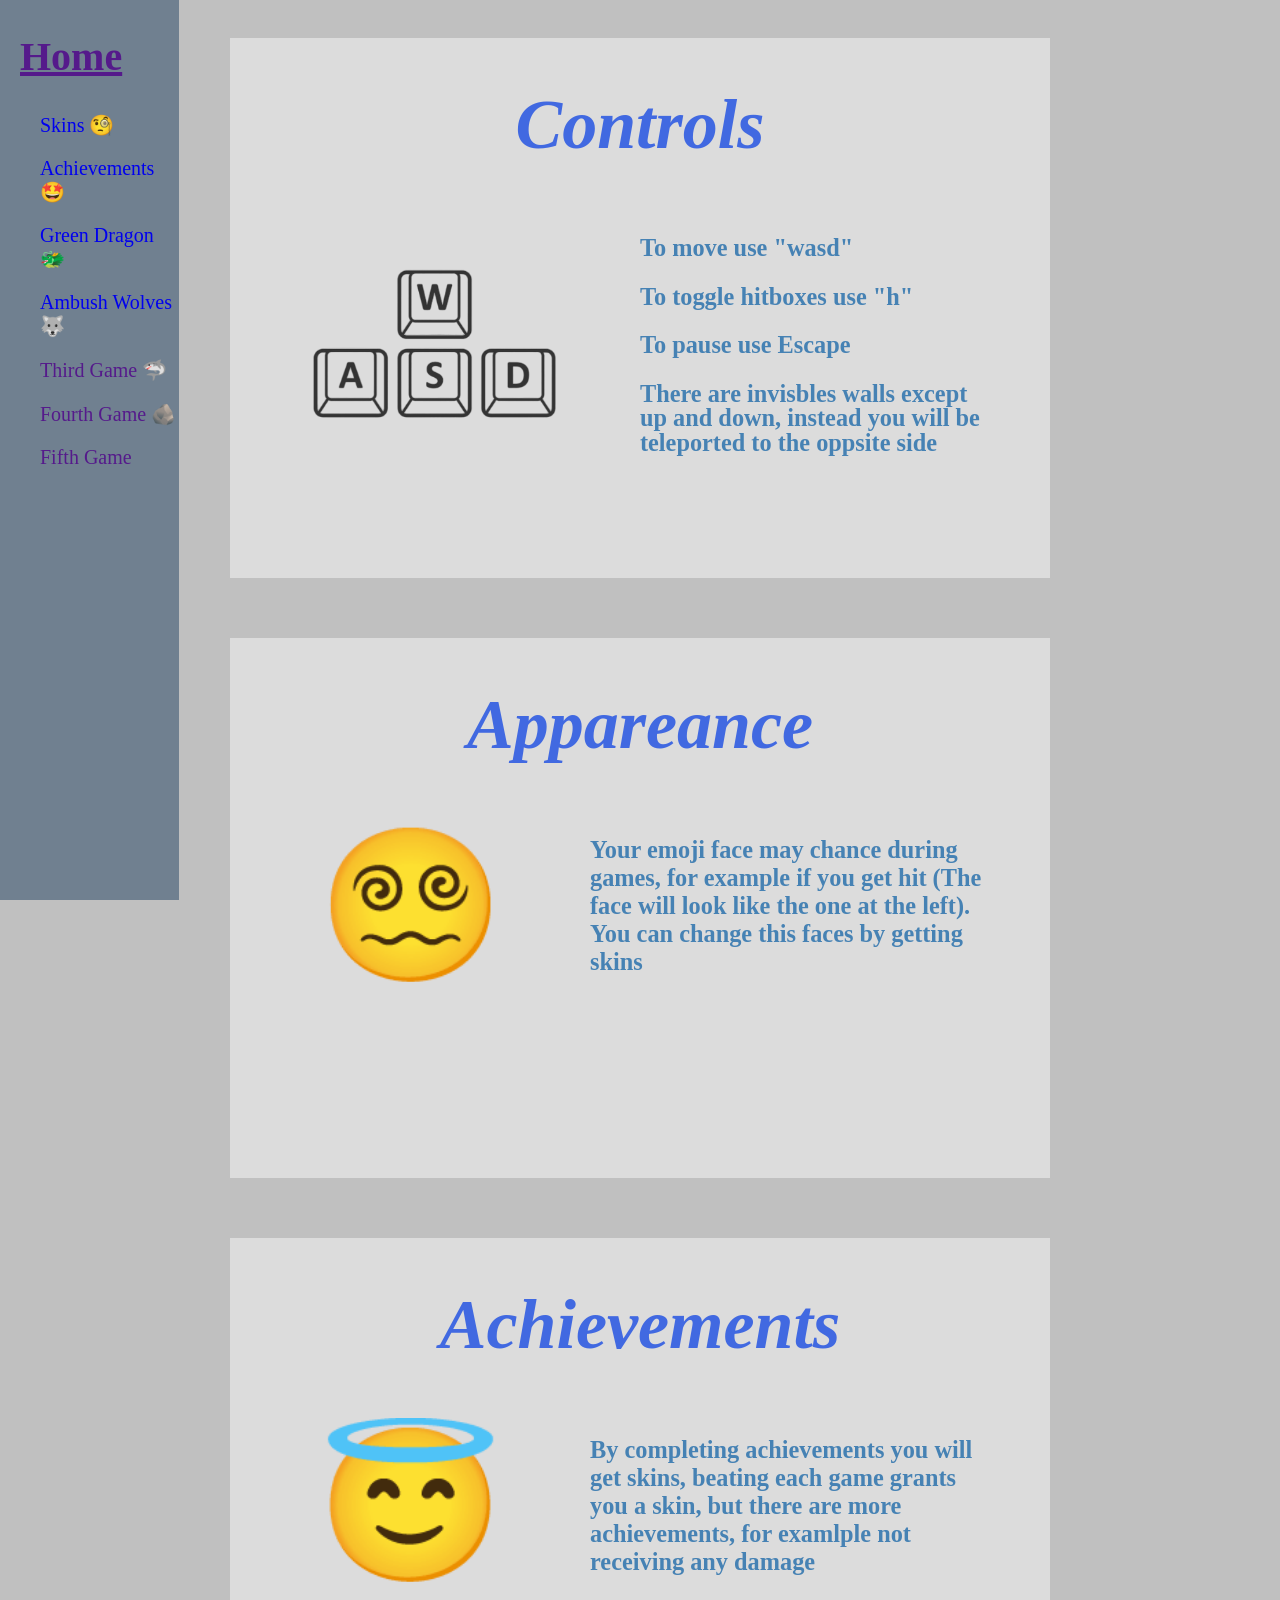
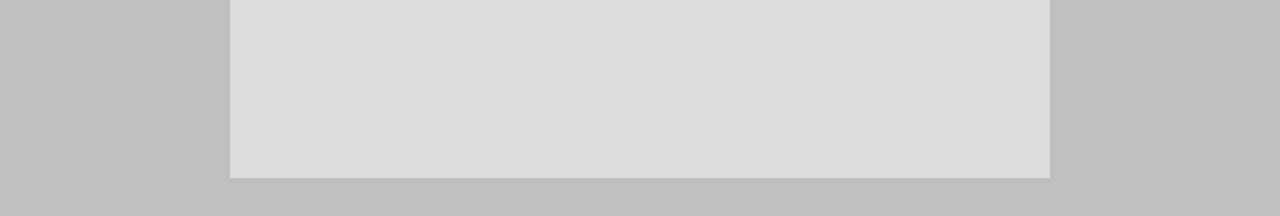
<file: index.html>
<!DOCTYPE html>
<html lang="en">
<head>
	<meta charset="UTF-8">
	<meta name="viewport" content="width=device-width, initial-scale=1.0">
	<title>Emoji Adventure</title>
	<link rel="stylesheet" href="styles_main.css"/> 
	<script src="code.js" defer></script>
</head>
<nav class="sidemenu">
	<h2 style="margin-left: 20px; font-size: 40px;"><a href="">Home</h2>
	<div class="menuoptions">
		<p><a id="Skinsemj" href="skins.html"></a></p>
		<p><a id="Achemj" href="Achievements.html"></a></p>
		<p><a id="FGemj" href="Games/Green-Dragon.html"></a></p>
		<p><a id="SGemj" href="Games/Ambush-wolves.html"></a></p>
		<p><a id="TGemj" href=""></a></p>
		<p><a id="FoGemj" href=""></a></p>
		<p><a href=""> Fifth Game</a></p>
	</div>
</nav>
<body id="homepage">
	<div class="box">
		<h1><i>Controls</i></h1>
		<div class="txtbox">
			<image id="wasd" src="Images/wasd-button-icon-in-flat-style-keyboard-illustration-on-white-isolated-background-cybersport-business-concept-vector.png">
			<h3 class="nogap"><p>To move use "wasd"</p><p>To toggle hitboxes use "h"</p><p>To pause use Escape</p><p>There are invisbles walls except up and down, instead you will be teleported to the oppsite side</p></h3>
		</div>
	</div>
	<div class="box">
		<h1><i>Appareance</i></h1>
		<div class="txtbox">
			<p id="emj">😵‍💫</p>
			<h3>Your emoji face may chance during games, for example if you get hit (The face will look like the one at the left). You can change this faces by getting skins</h3>
		</div>
	</div>
	<div class="box">
		<h1><i>Achievements</i></h1>
		<div class="txtbox">
			<p id="emj">😇</p>
			<h3>By completing achievements you will get skins, beating each game grants you a skin, but there are more achievements, for examlple not receiving any damage</h3>
		</div>
	</div>
</body>
</file>
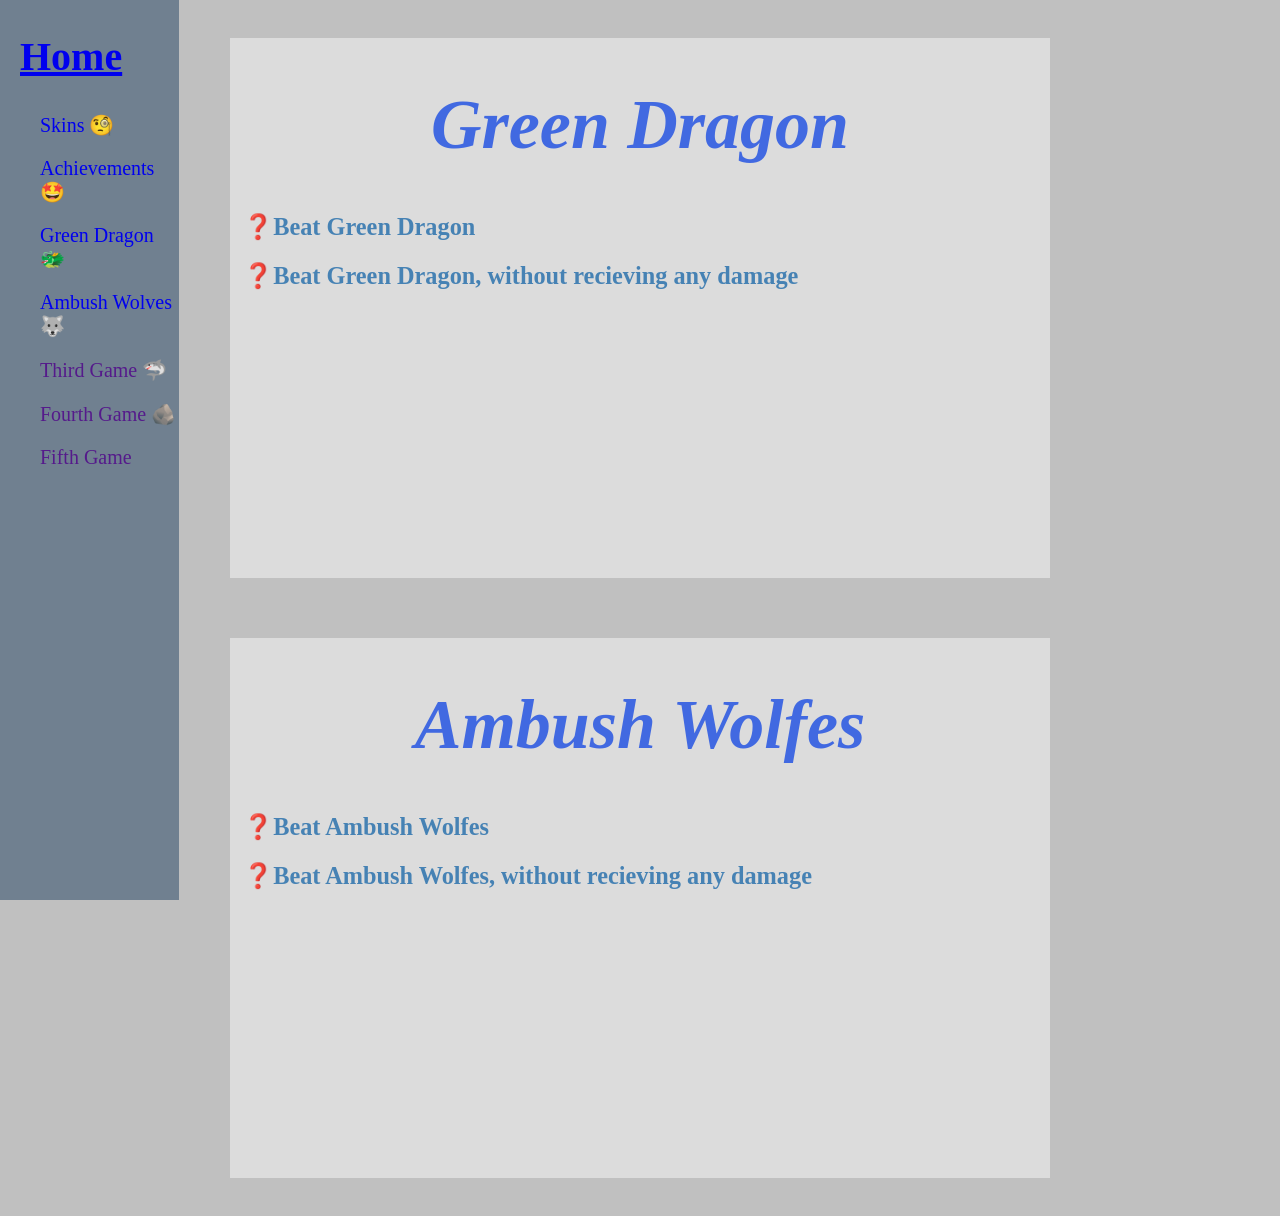
<file: Achievements.html>
<!DOCTYPE html>
<html lang="en">
<head id="Achievementpage">
	<meta charset="UTF-8">
	<meta name="viewport" content="width=device-width, initial-scale=1.0">
	<title>Emoji Adventure Skins</title>
	<link rel="stylesheet" href="styles_main.css"/> 
	<script src="code.js" defer></script>
</head>
<nav class="sidemenu">
	<h2 style="margin-left: 20px; font-size: 40px;"><a href="index.html">Home</h2>
	<div class="menuoptions">
		<p><a id="Skinsemj" href="skins.html"></a></p>
		<p><a id="Achemj" href="Achievements.html"></a></p>
		<p><a id="FGemj" href="Games/Green-Dragon.html"></a></p>
		<p><a id="SGemj" href="Games/Ambush-wolves.html"></a></p>
		<p><a id="TGemj" href=""></a></p>
		<p><a id="FoGemj" href=""></a></p>
		<p><a href=""> Fifth Game</a></p>
	</div>
</nav>
<body id="homepage">
	<div class="box">
		<h1><i>Green Dragon</i></h1>
		<h2><span id="Beatdr">❓</span>Beat Green Dragon</h2>
		<h2><span id="Nohitdr">❓</span>Beat Green Dragon, without recieving any damage</h2>
	</div>
	<div class="box">
		<h1><i>Ambush Wolfes</i></h1>
		<h2><span id="Beatwv">❓</span>Beat Ambush Wolfes</h2>
		<h2><span id="Nohitwv">❓</span>Beat Ambush Wolfes, without recieving any damage</h2>
	</div>		

</body>
</file>
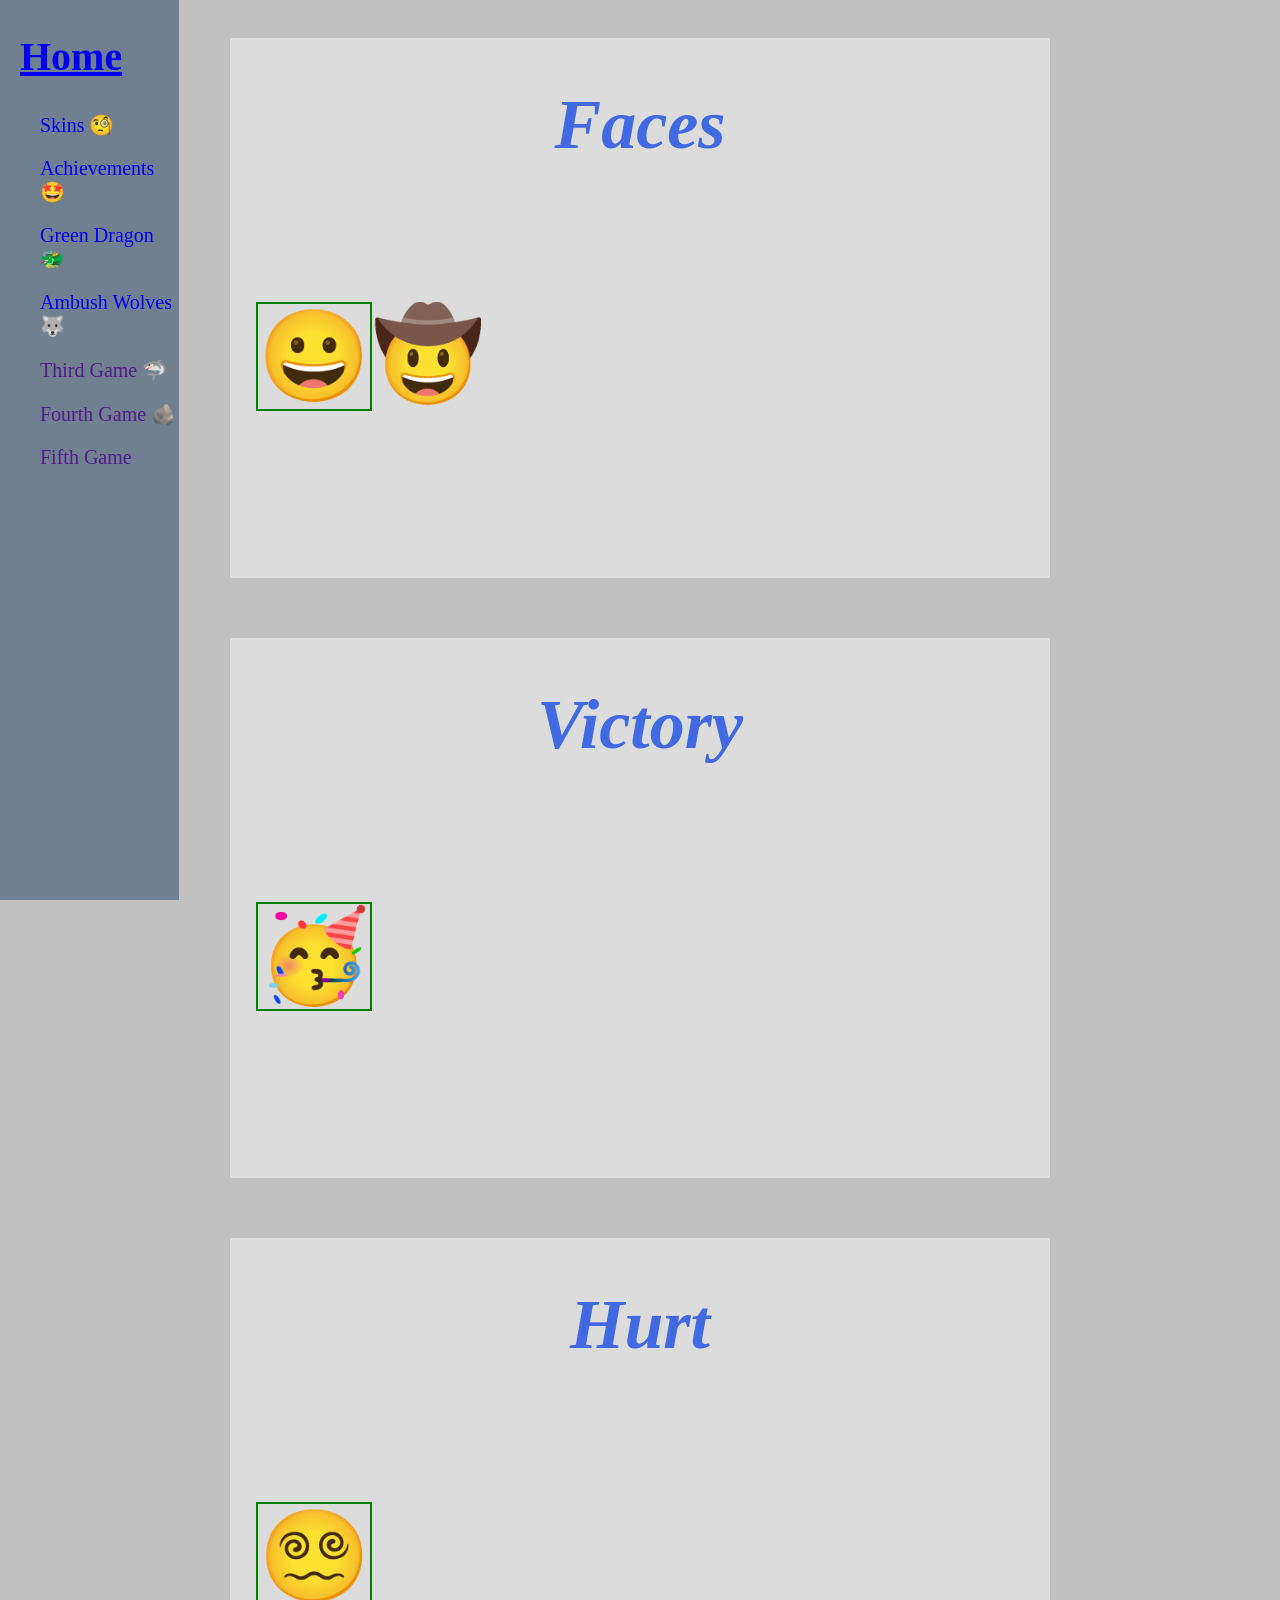
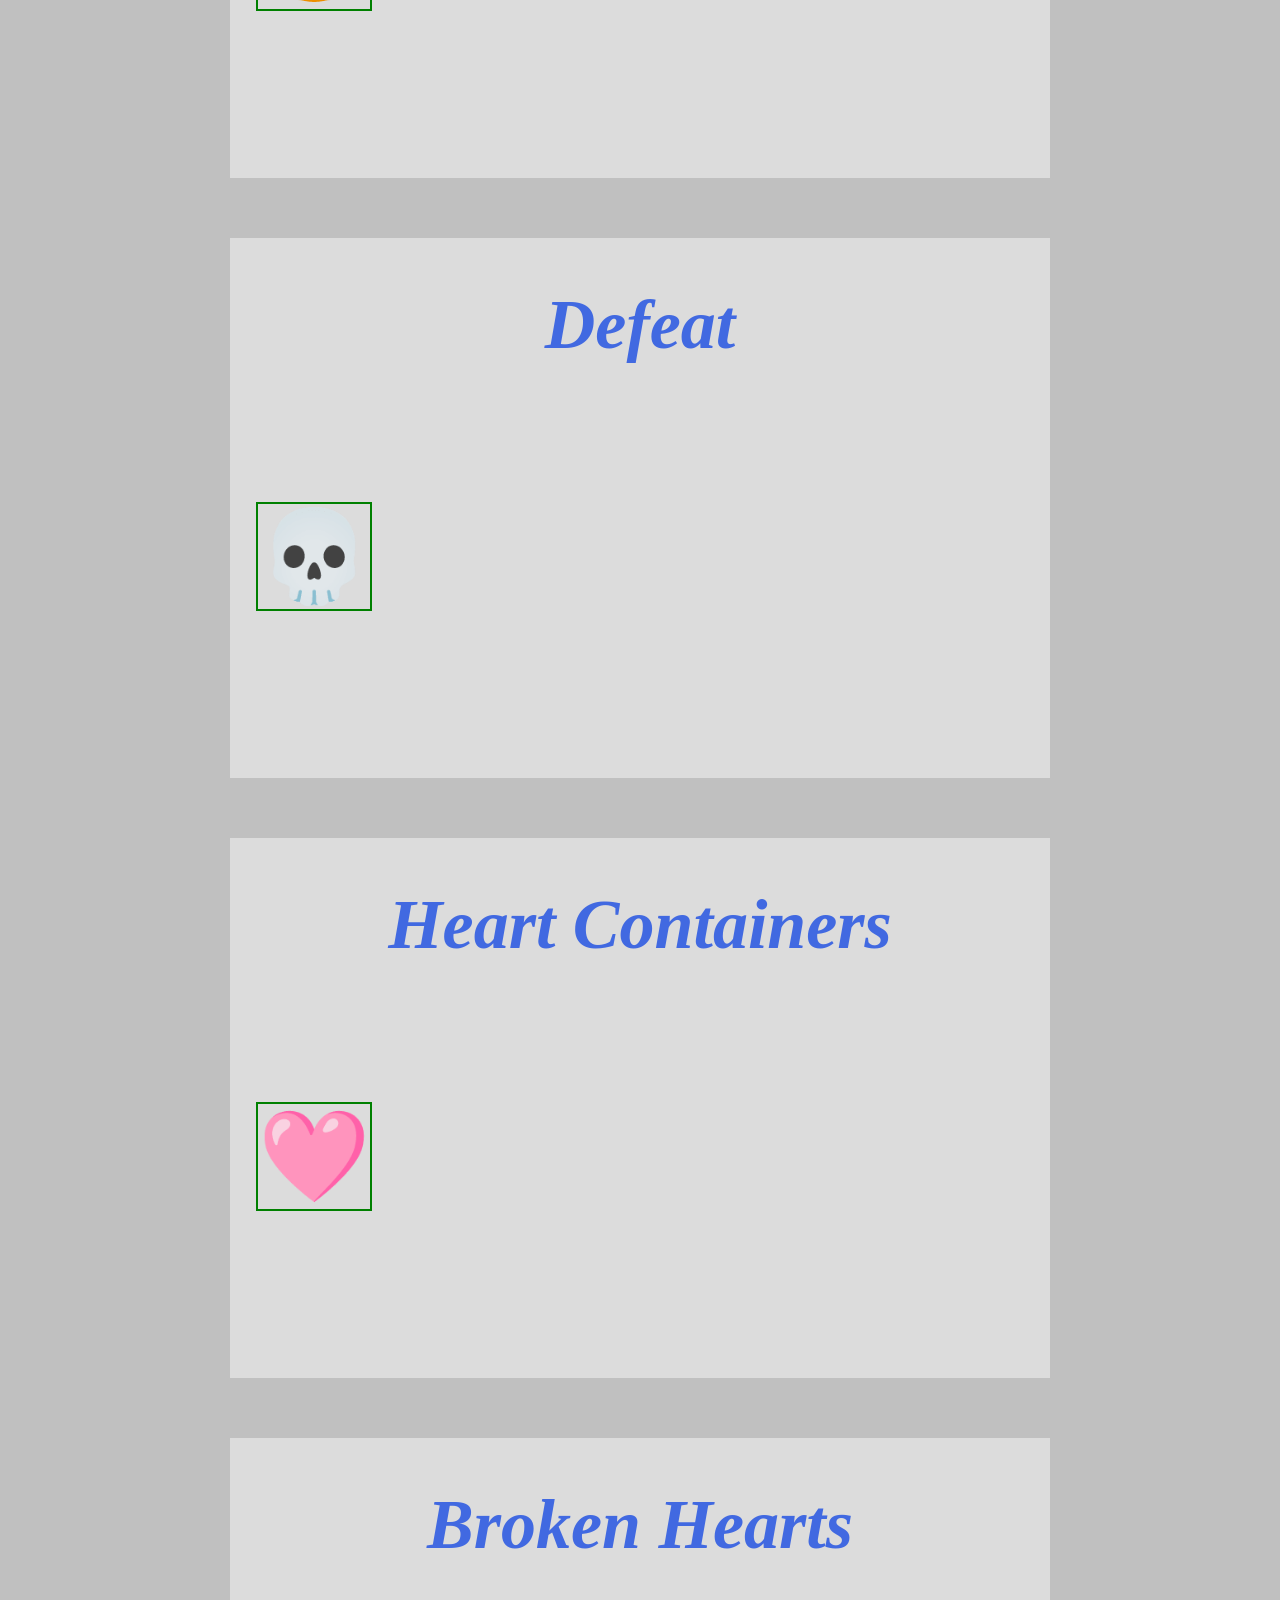
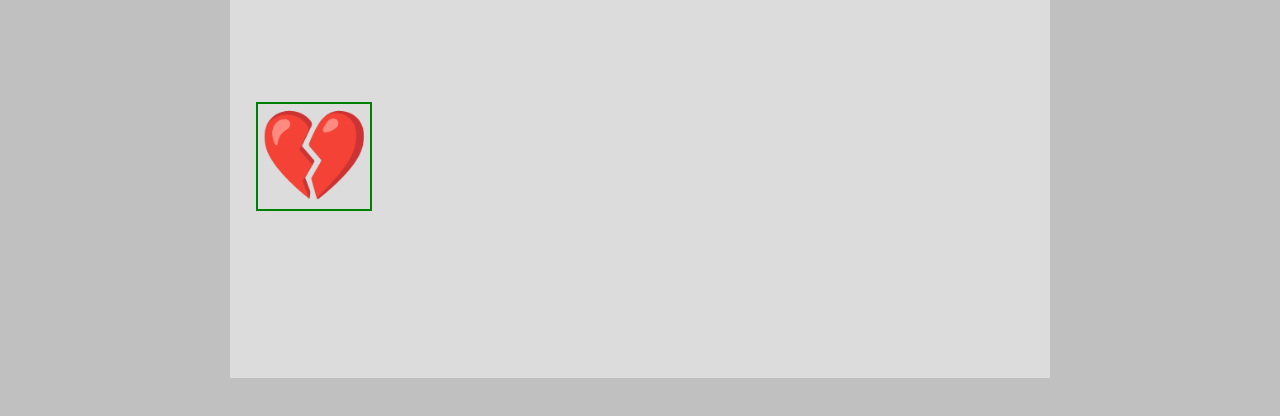
<file: skins.html>
<!DOCTYPE html>
<html lang="en">
<head id="Skinpage">
	<meta charset="UTF-8">
	<meta name="viewport" content="width=device-width, initial-scale=1.0">
	<title>Emoji Adventure Skins</title>
	<link rel="stylesheet" href="styles_main.css"/> 
	<script src="code.js" defer></script>
</head>
<nav class="sidemenu">
	<h2 style="margin-left: 20px; font-size: 40px;"><a href="index.html">Home</h2>
	<div class="menuoptions">
		<p><a id="Skinsemj" href="skins.html"></a></p>
		<p><a id="Achemj" href="Achievements.html"></a></p>
		<p><a id="FGemj" href="Games/Green-Dragon.html"></a></p>
		<p><a id="SGemj" href="Games/Ambush-wolves.html"></a></p>
		<p><a id="TGemj" href=""></a></p>
		<p><a id="FoGemj" href=""></a></p>
		<p><a href=""> Fifth Game</a></p>
	</div>
</nav>
<body id="homepage">
	<div class="box">
		<h1><i>Faces</i></h1>
		<div class="emjbox faces">
			<p id="Defaultface"></p>
			<p id="Cowboy"></p>
		</div>
	</div>
	<div class="box">
		<h1><i>Victory</i></h1>
		<div class="emjbox victory">
			<p id="Defaultvic"></p>
			<p id="Nohitwv" class="hidden"><p>
		</div>
	</div>
	<div class="box">
		<h1><i>Hurt</i></h1>
		<div class="emjbox hurt">
			<p id="Defaulthurt"></p>
			<p id="Beatdr" class="hidden"></p>
		</div>
	</div>
	<div class="box">
		<h1><i>Defeat</i></h1>
		<div class="emjbox defeat">
			<p id="Defaultdefeat"></p>
			<p id="Beatwv" class="hidden"></p>
		</div>
	</div>
	<div class="box">
		<h1><i>Heart Containers</i></h1>
		<div class="emjbox heartcn">
			<p id="Defaultheartcn"></p>
			<p id="Nohitdr" class="hidden"></p>
		</div>
	</div>
	<div class="box">
		<h1><i>Broken Hearts</i></h1>
		<div class="emjbox heartbr">
			<p id="Defaultheartbr"></p>
		</div>
	</div>

</body>
</file>
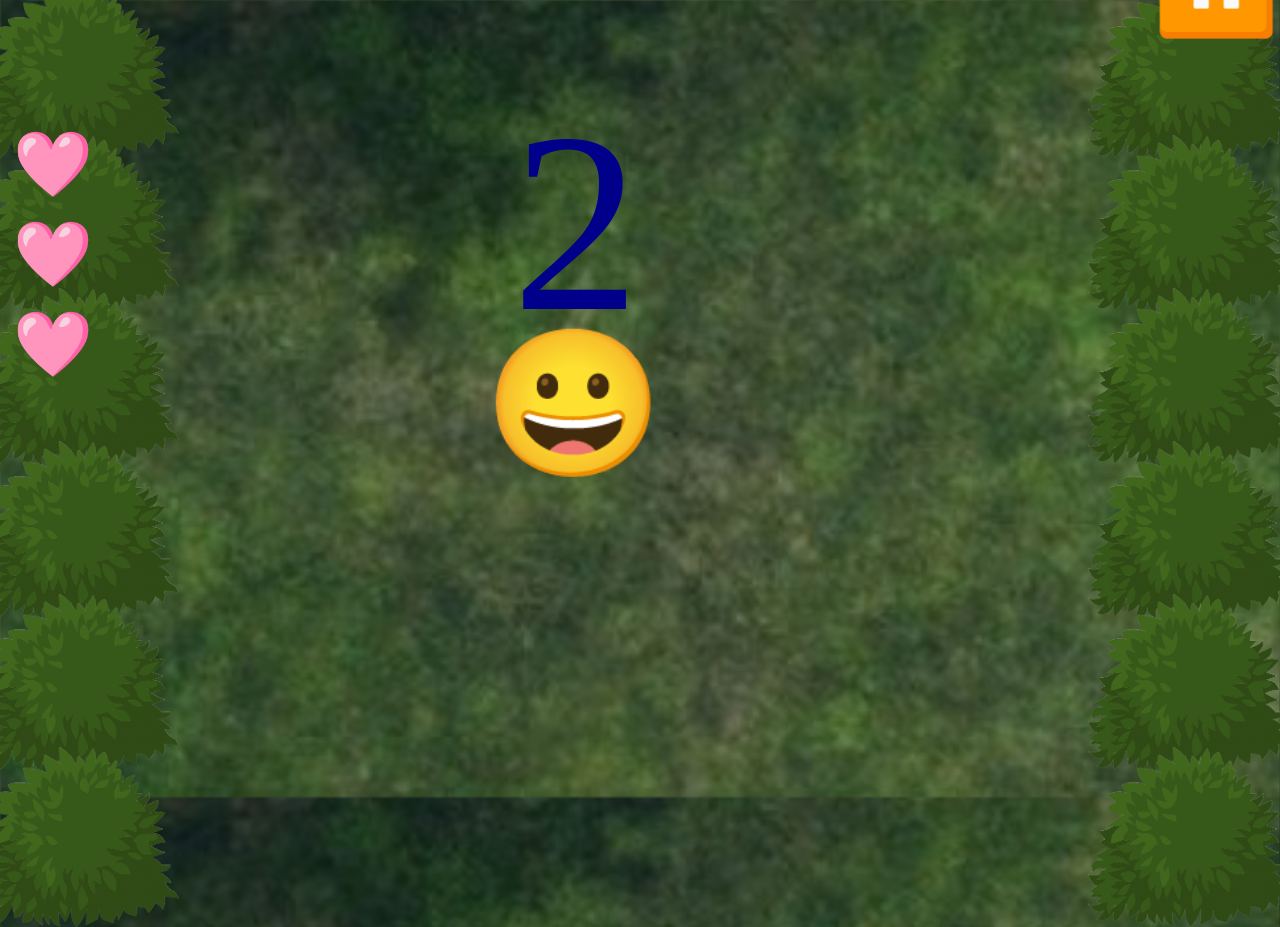
<file: Games/Ambush-wolves.html>
<!DOCTYPE html>
<html lang="en">
<head id="Awv">
	<meta charset="UTF-8">
	<meta name="viewport" content="width=device-width, initial-scale=1.0">
	<title>Ambush wolves</title>
	<link rel="stylesheet" href="styles_games.css"/> 
	<script src="../code.js" defer></script>
</head>
<body style="background-image: url(../Images/720X720-forest-clearing-night-4k-no-grid-24x18-15.jpg)">
	<p id="Char" style="font-size: 16vh; height: 16vh; width: 8.5vw;"></p>
	<p id="three" class="hidden">3</p><p id="two" class="hidden">2</p><p id="one" class="hidden">1</p><p id="start" class="hidden">START</p>
	<div id="wolf">
		<img id="wolf1" class="hidden" src="../Images/png-transparent-black-wolf-stencil-dog-arctic-wolf-wolf-walking-black-wolf-drawing-wolf-animals-carnivoran-dog-like-mammal.png">
		<img id="wolf2" class="hidden" src="../Images/png-transparent-black-wolf-stencil-dog-arctic-wolf-wolf-walking-black-wolf-drawing-wolf-animals-carnivoran-dog-like-mammal.png">
		<img id="wolf3" class="hidden" src="../Images/png-transparent-black-wolf-stencil-dog-arctic-wolf-wolf-walking-black-wolf-drawing-wolf-animals-carnivoran-dog-like-mammal.png">
		<img id="wolf4" class="hidden" src="../Images/png-transparent-black-wolf-stencil-dog-arctic-wolf-wolf-walking-black-wolf-drawing-wolf-animals-carnivoran-dog-like-mammal.png">
		<img id="wolf5" class="hidden" src="../Images/png-transparent-black-wolf-stencil-dog-arctic-wolf-wolf-walking-black-wolf-drawing-wolf-animals-carnivoran-dog-like-mammal.png">
		<img id="wolf6" class="hidden" src="../Images/png-transparent-black-wolf-stencil-dog-arctic-wolf-wolf-walking-black-wolf-drawing-wolf-animals-carnivoran-dog-like-mammal.png">
	</div>
	<div id="wolfinverse">
		<img id="wolfinverse1" class="hidden" src="../Images/png-transparent-black-wolf-stencil-dog-arctic-wolf-wolf-walking-black-wolf-drawing-wolf-animals-carnivoran-dog-like-mammal2.png">
		<img id="wolfinverse2" class="hidden" src="../Images/png-transparent-black-wolf-stencil-dog-arctic-wolf-wolf-walking-black-wolf-drawing-wolf-animals-carnivoran-dog-like-mammal2.png">
		<img id="wolfinverse3" class="hidden" src="../Images/png-transparent-black-wolf-stencil-dog-arctic-wolf-wolf-walking-black-wolf-drawing-wolf-animals-carnivoran-dog-like-mammal2.png">
		<img id="wolfinverse4" class="hidden" src="../Images/png-transparent-black-wolf-stencil-dog-arctic-wolf-wolf-walking-black-wolf-drawing-wolf-animals-carnivoran-dog-like-mammal2.png">
		<img id="wolfinverse5" class="hidden" src="../Images/png-transparent-black-wolf-stencil-dog-arctic-wolf-wolf-walking-black-wolf-drawing-wolf-animals-carnivoran-dog-like-mammal2.png">
		<img id="wolfinverse6" class="hidden" src="../Images/png-transparent-black-wolf-stencil-dog-arctic-wolf-wolf-walking-black-wolf-drawing-wolf-animals-carnivoran-dog-like-mammal2.png">
	</div>
	<div id="bush">
		<img id="bush1" src="../Images/png-transparent-shrub-plant-bushes-botany-leaf-grass.png">
		<img id="bush2" src="../Images/png-transparent-shrub-plant-bushes-botany-leaf-grass.png">
		<img id="bush3" src="../Images/png-transparent-shrub-plant-bushes-botany-leaf-grass.png">
		<img id="bush4" src="../Images/png-transparent-shrub-plant-bushes-botany-leaf-grass.png">
		<img id="bush5" src="../Images/png-transparent-shrub-plant-bushes-botany-leaf-grass.png">
		<img id="bush6" src="../Images/png-transparent-shrub-plant-bushes-botany-leaf-grass.png">
		<img id="bush7" src="../Images/png-transparent-shrub-plant-bushes-botany-leaf-grass.png">
		<img id="bush8" src="../Images/png-transparent-shrub-plant-bushes-botany-leaf-grass.png">
		<img id="bush9" src="../Images/png-transparent-shrub-plant-bushes-botany-leaf-grass.png">
		<img id="bush10" src="../Images/png-transparent-shrub-plant-bushes-botany-leaf-grass.png">
		<img id="bush11" src="../Images/png-transparent-shrub-plant-bushes-botany-leaf-grass.png">
		<img id="bush12" src="../Images/png-transparent-shrub-plant-bushes-botany-leaf-grass.png">
	</div>
	<p id="pause"></p>
	<p id="heartcontainer1"></p><p id="heartcontainer2"></p><p id="heartcontainer3"></p>
	<p id="timer"></p>
	<div id="blackscreen" class="hidden">
		<h1 id="GameO">Game Over</h1><h1 id="Pas">Pause</h1><h1 id="Win">You have Won</h1>
		<div class="options"><a href=""><h2 id="Retry">Retry</h2></a><h2 id="Resume">Resume</h2><a href=""><h2 id="PlayA">Play Again</h2></a></div>
		<div class="options"><a href="../index.html"><h2 id="Return">Return</h2></a></div>		
		<div class="options"><h2 id="SHIT">Show Hitboxes</h2></div>
	</div>
</body>
</file>
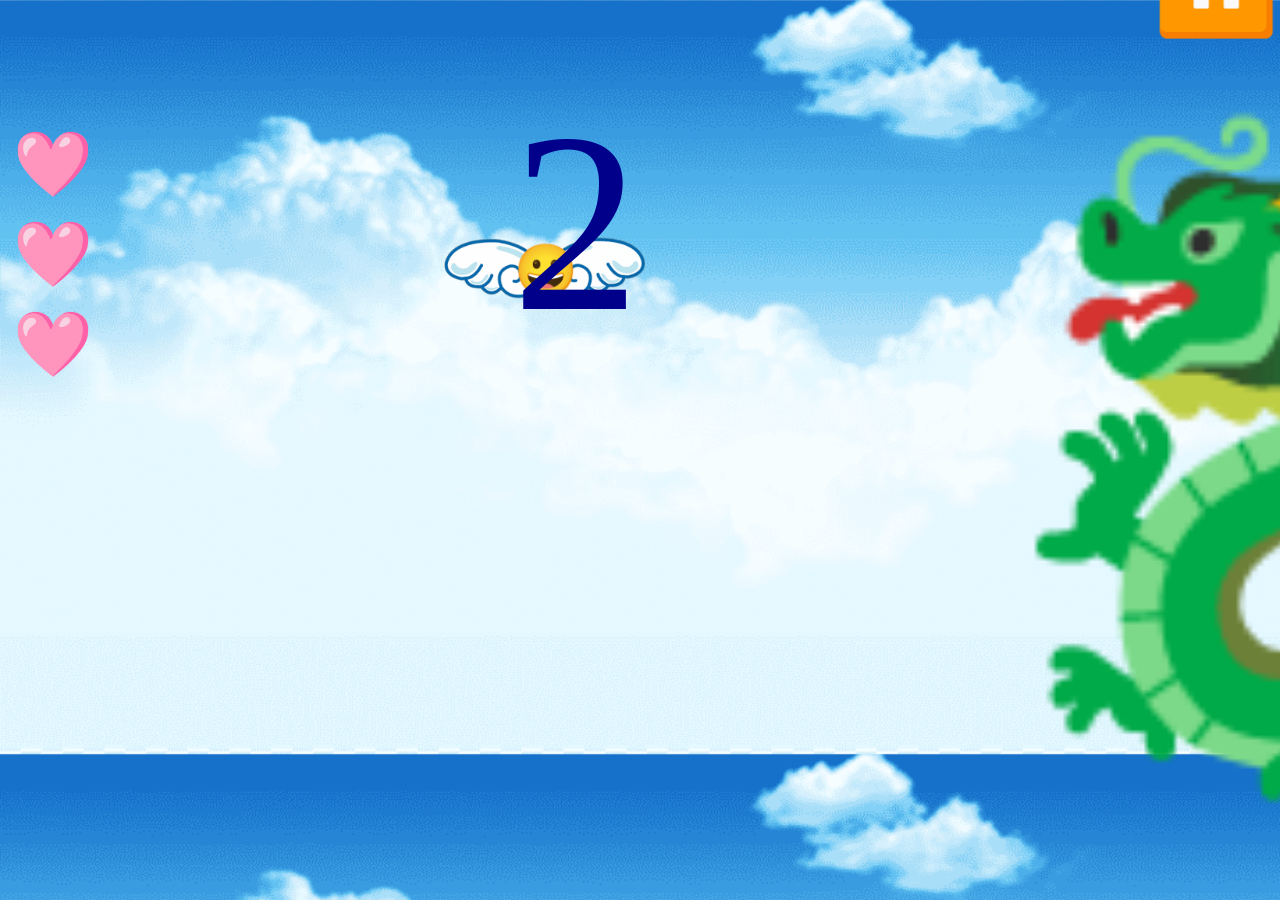
<file: Games/Green-Dragon.html>
<!DOCTYPE html>
<html lang="en">
<head id="Gdr">
	<meta charset="UTF-8">
	<meta name="viewport" content="width=device-width, initial-scale=1.0">
	<title>Green Dragon</title>
	<link rel="stylesheet" href="styles_games.css"/> 
	<script src="../code.js" defer></script>
</head>
<body style="background-image: url(../Images/png-transparent-white-and-blue-sky-cloud-sky-rainbow-sky-background-blue-other-atmosphere.png)">
	<p id="Char"></p>
	<p id="three" class="hidden">3</p><p id="two" class="hidden">2</p><p id="one" class="hidden">1</p><p id="start" class="hidden">START</p>
	<img id="wings" src="../Images/wings.png">
	<p id="pause"></p>
	<p id="dragon"></p>
	<p id="heartcontainer1"></p><p id="heartcontainer2"></p><p id="heartcontainer3"></p>
	<p id="meteor1"></p><p id="meteor11"></p><p id="meteor2"></p><p id="meteor21"></p><p id="meteor3"></p><p id="meteor31"></p>
	<p id="timer"></p>
	<div id="blackscreen" class="hidden">
		<h1 id="GameO">Game Over</h1><h1 id="Pas">Pause</h1><h1 id="Win">You have Won</h1>
		<div class="options"><a href=""><h2 id="Retry">Retry</h2></a><h2 id="Resume">Resume</h2><a href=""><h2 id="PlayA">Play Again</h2></a></div>
		<div class="options"><a href="../index.html"><h2 id="Return">Return</h2></a></div>		
		<div class="options"><h2 id="SHIT">Show Hitboxes</h2></div>
	</div>
</body>
</file>
<file: styles_main.css>
.sidemenu {
	position: fixed;
	height: 100vh;
	width: 14vw;
	background-color: SlateGray;
	top: 0;
	left: 0;
	max-width: 250px;
}
.menuoptions {
	font-size: 20px;
	margin-left: 40px;				/* A bit more separate from the left than the text of menu */
}
.menuoptions a {
	text-decoration: none;			/* This make the underline dissapiar (it doesnt look quite good with emojis) */
}
body {
	flex-direction: column;
	background-color: Silver;
	place-items: center;
	display: flex;
	align-items: center;
	justify-content: center;
}
.box {								/* This class will generate a box so info can be put inside (as a separate class to reuse it) */
	height: 70vh;
	width: 64vw;					/* (100 - 12) -24 = 64 */
	background-color: Gainsboro;
	max-width: 1350px;
	max-height: 540px;
	margin-top: 30px;
	margin-bottom: 30px;
	margin-left: auto;
	margin-right: auto;

}
.txtbox {
	display: flex;
	flex-direction: row;
	align-items: center;
	justify-content: center;
    width: 100%;
}
.emjbox {
	display: flex;
	flex-direction: row;
	font-size: 10vh;
	position: absolute;
	margin-left: 2vw;
}
.emjbox p:hover{
	transform: scale(1.1);
}
h1 {
	text-align: center;
	font-size: 70px;
	color: RoyalBlue;
}
h2 {
	margin-left: 1vw;
	font-size: 1.9vw;
	color: SteelBlue;
}
h3 {
	margin-right: 50px;
	text-align: left;
	max-width: 50%;
	font-size: 1.9vw;
	color: SteelBlue;
}
.nogap {
	margin-top: 0;
	margin-bottom: 0;
	line-height: 1;
}
#wasd {
	width: 30%;
	margin-right: 10%;
	margin-left: 10%;
}
#emj {
	width: 50%;
	height: auto;
	font-size: 150px;
	text-align: center;
	margin: 0;
}
.hidden {
	display: none !important;
}
.selected {
	border: 2px solid green;
}
</file>
<file: Games/styles_games.css>
body {
	background-repeat: repeat;
	background-size: cover;
}
#blackscreen {
	position: absolute;
	display: flex;
	flex-direction: column;
    justify-content: center;
    align-items: center;
	background-size: cover;
	background-color: rgba(0, 0, 0, 0.7);
	height: 110vh;
	width: 100vw;
	top: 0;
	left: 0;
	z-index: 2;
}
#heartcontainer1, #heartcontainer2, #heartcontainer3 {
	position: absolute;
	font-size: 5vw;
	left: 1vw;
	z-index: 4;
}
#heartcontainer1 {
	top: 7vh;
} 
#heartcontainer2 {
	top: 17vh;
}
#heartcontainer3 {
	top: 27vh;
}
.options {
	display: flex;
	height: 10vh;
	width: 20vw;
	margin-top: 10vh;
	justify-content: center;
    align-items: center;
    transition: transform 0.2s ease;
}
.options:hover {
	transform: scale(1.2);
	background-color: green;
}
#Retry, #Return, #SHIT, #Resume, #PlayA {
	border: 2px solid white;
	height: 10vh;
	width: 20vw;
	justify-content: center;
	align-items: center;
	display: flex;
}
#Char {
	position: absolute;
	font-size: 4vw;
	width: 4vw;
	height: 7vh;
	transition: transform 0.3s ease;
	z-index: 1;
	display: flex;
    justify-content: center;
    align-items: center;
}
#timer {
	color: lightcyan;
	z-index: 7;
	position: absolute;
	font-size: 4vw;
}
#three, #two, #one, #start {
	z-index: 0;
	left: 40%;
	top: -20vh;
	position: absolute;
	font-size: 20vw;
	color: darkblue;
	z-index: 4;
}
#start {
	left: 17vw;

}
#pause {
	position: absolute;
	font-size: 8vw;
	top: -20vh;
	left: 90vw;
	z-index: 6;
}
h1 {
	top: -8vh;
	z-index: 3;
	position: absolute;
	font-size: 20vh;
}
#GameO {
	left: 26vw;
	color: red;
}
#Pas {
	left: 38vw;
	color: blueviolet;
}
#Win {
	left: 20vw;
	color: gold;
}
h2 {
	color: lightcyan;
	font-size: 4vh;
}
a {
	text-decoration: none;
}
#wings {
	z-index: 1;
	position: absolute;
	width: 16%;
	height: auto;
	z-index: -1;
	left: 38vw;
	top: 25vh;
	transition: transform 0.3s ease;
}
#dragon {
	position: absolute;
	font-size: 70vh;
	width: auto;
	left: 73.3vw;
	top: -60vh;
}
#meteor1, #meteor11, #meteor2, #meteor21, #meteor3, #meteor31 {
	position: absolute;
	font-size: 70vh;
	width: 33vw;
	height: 70vh;
	top: -151vh;
	overflow: visible;
	display: flex;
    justify-content: center;
    align-items: center;
}
#meteor1 {
	left: 90vw;
}
#meteor11 {
	left: 62.5vw;
}
#meteor2 {
	left: 55vw;
}
#meteor21 {
	left: 37.5vw;
}
#meteor3 {
	left: 20vw;
}
#meteor31 {
	left: 2.5vw;
}
#wolf img, #wolfinverse img {
	width: 16vw;
	height: 20vh;
	position: absolute;
	z-index: 2;
}
#wolf, #wolfinverse {
	height: 0vh;
}
#bush img {
	position: absolute;
	width: 16vw;
	height: 20vh;
	z-index: 3;
}
#wolf1 {
	top: -2vh;
	left: -2vw;
}
#wolf2 {
	top: 15vh;
	left: -2vw;
}
#wolf3 {
	top: 32vh;
	left: -2vw;
}
#wolf4 {
	top: 49vh;
	left: -2vw;
}
#wolf5 {
	top: 66vh;
	left: -2vw;
}
#wolf6 {
	top: 83vh;
	left: -2vw;
}
#wolfinverse1 {
	top: -2vh;
	left: 85vw;
}
#wolfinverse2 {
	top: 15vh;
	left: 85vw;
}
#wolfinverse3 {
	top: 32vh;
	left: 85vw;
}
#wolfinverse4 {
	top: 49vh;
	left: 85vw;
}
#wolfinverse5 {
	top: 66vh;
	left: 85vw;
}
#wolfinverse6 {
	top: 83vh;
	left: 85vw;
}
#bush img {
	transition: 0.2s ease;
}
#bush1 {
	top: -2vh;
	left: -2vw;
}
#bush2 {
	top: 15vh;
	left: -2vw;
}
#bush3 {
	top: 32vh;
	left: -2vw;
}
#bush4 {
	top: 49vh;
	left: -2vw;
}
#bush5 {
	top: 66vh;
	left: -2vw;
}
#bush6 {
	top: 83vh;
	left: -2vw;
}
#bush7 {
	top: -2vh;
	left: 85vw;
}
#bush8 {
	top: 15vh;
	left: 85vw;
}
#bush9 {
	top: 32vh;
	left: 85vw;
}
#bush10 {
	top: 49vh;
	left: 85vw;
}
#bush11 {
	top: 66vh;
	left: 85vw;
}
#bush12 {
	top: 83vh;
	left: 85vw;
}

.notr {
	transition: all 0s !important;
}
.hitbox {
	border: 2px solid red;
}
.hidden {
	display: none !important;
}
</file>
